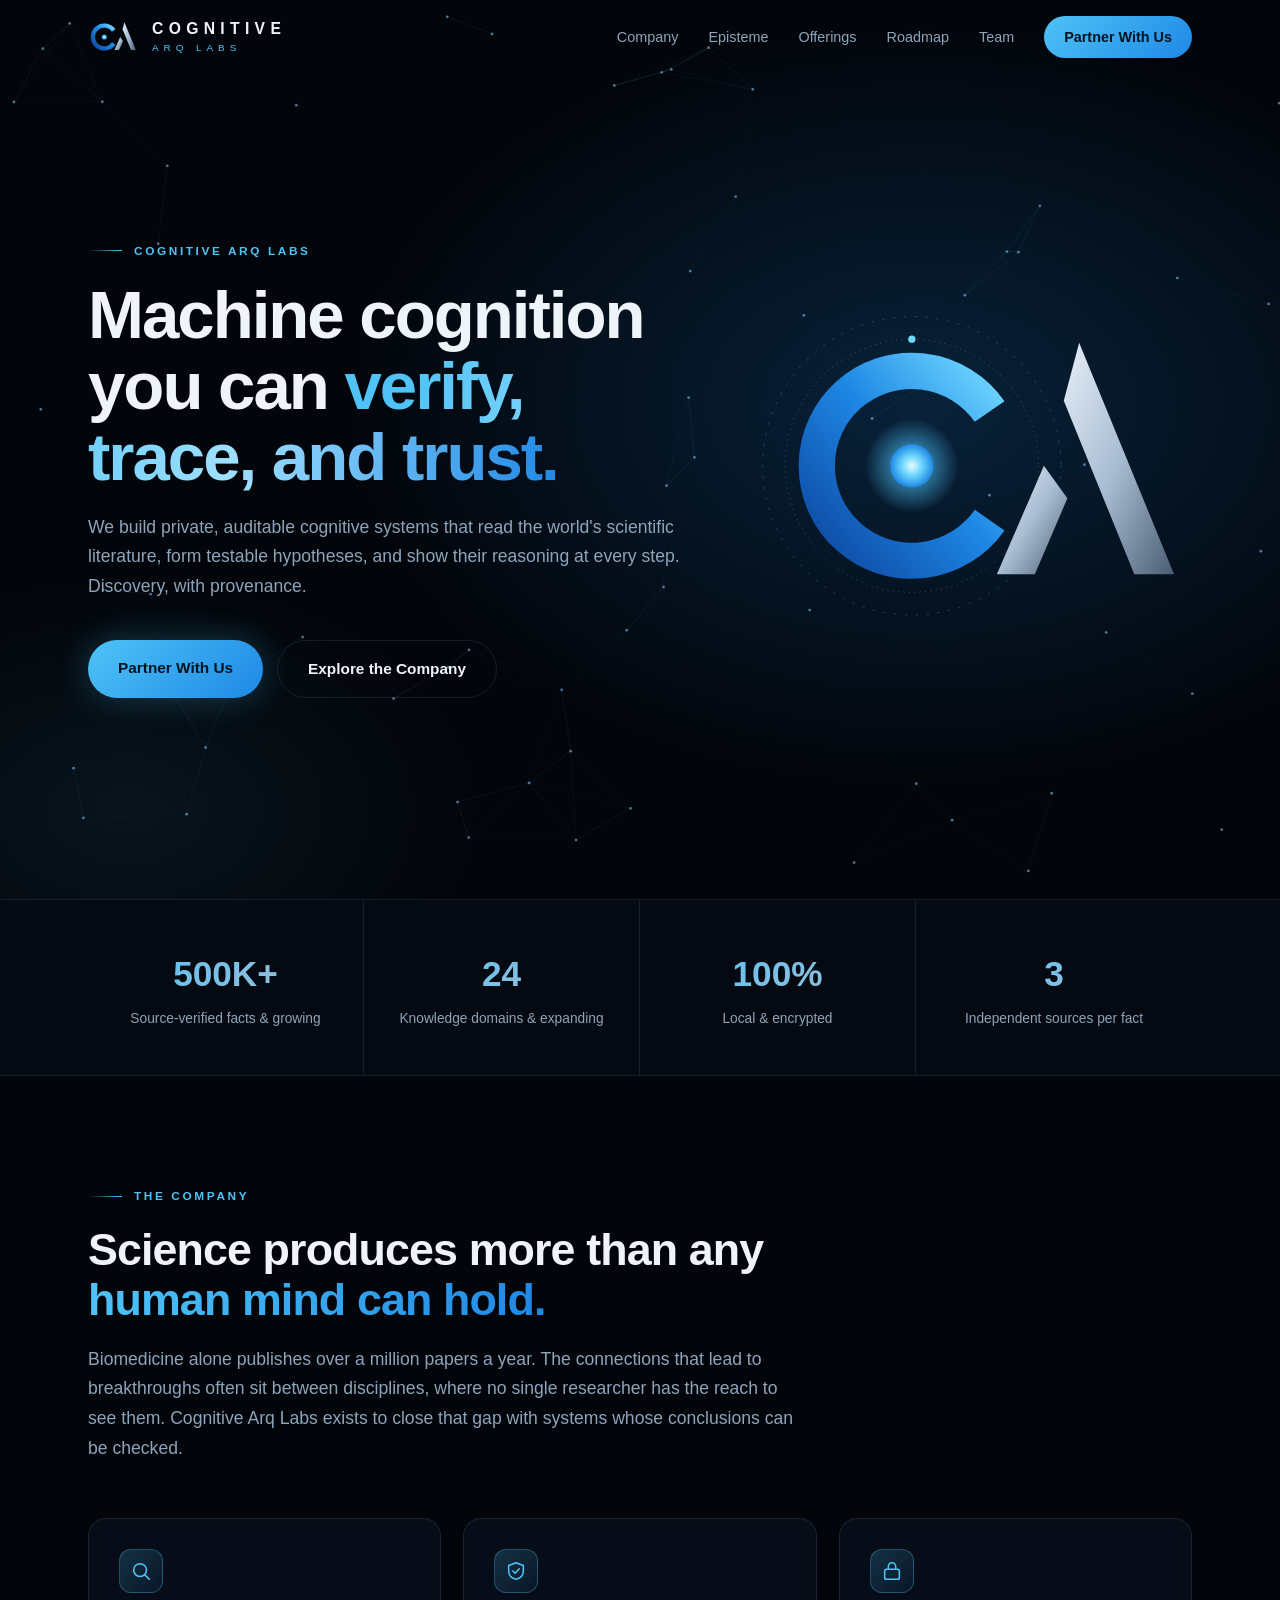
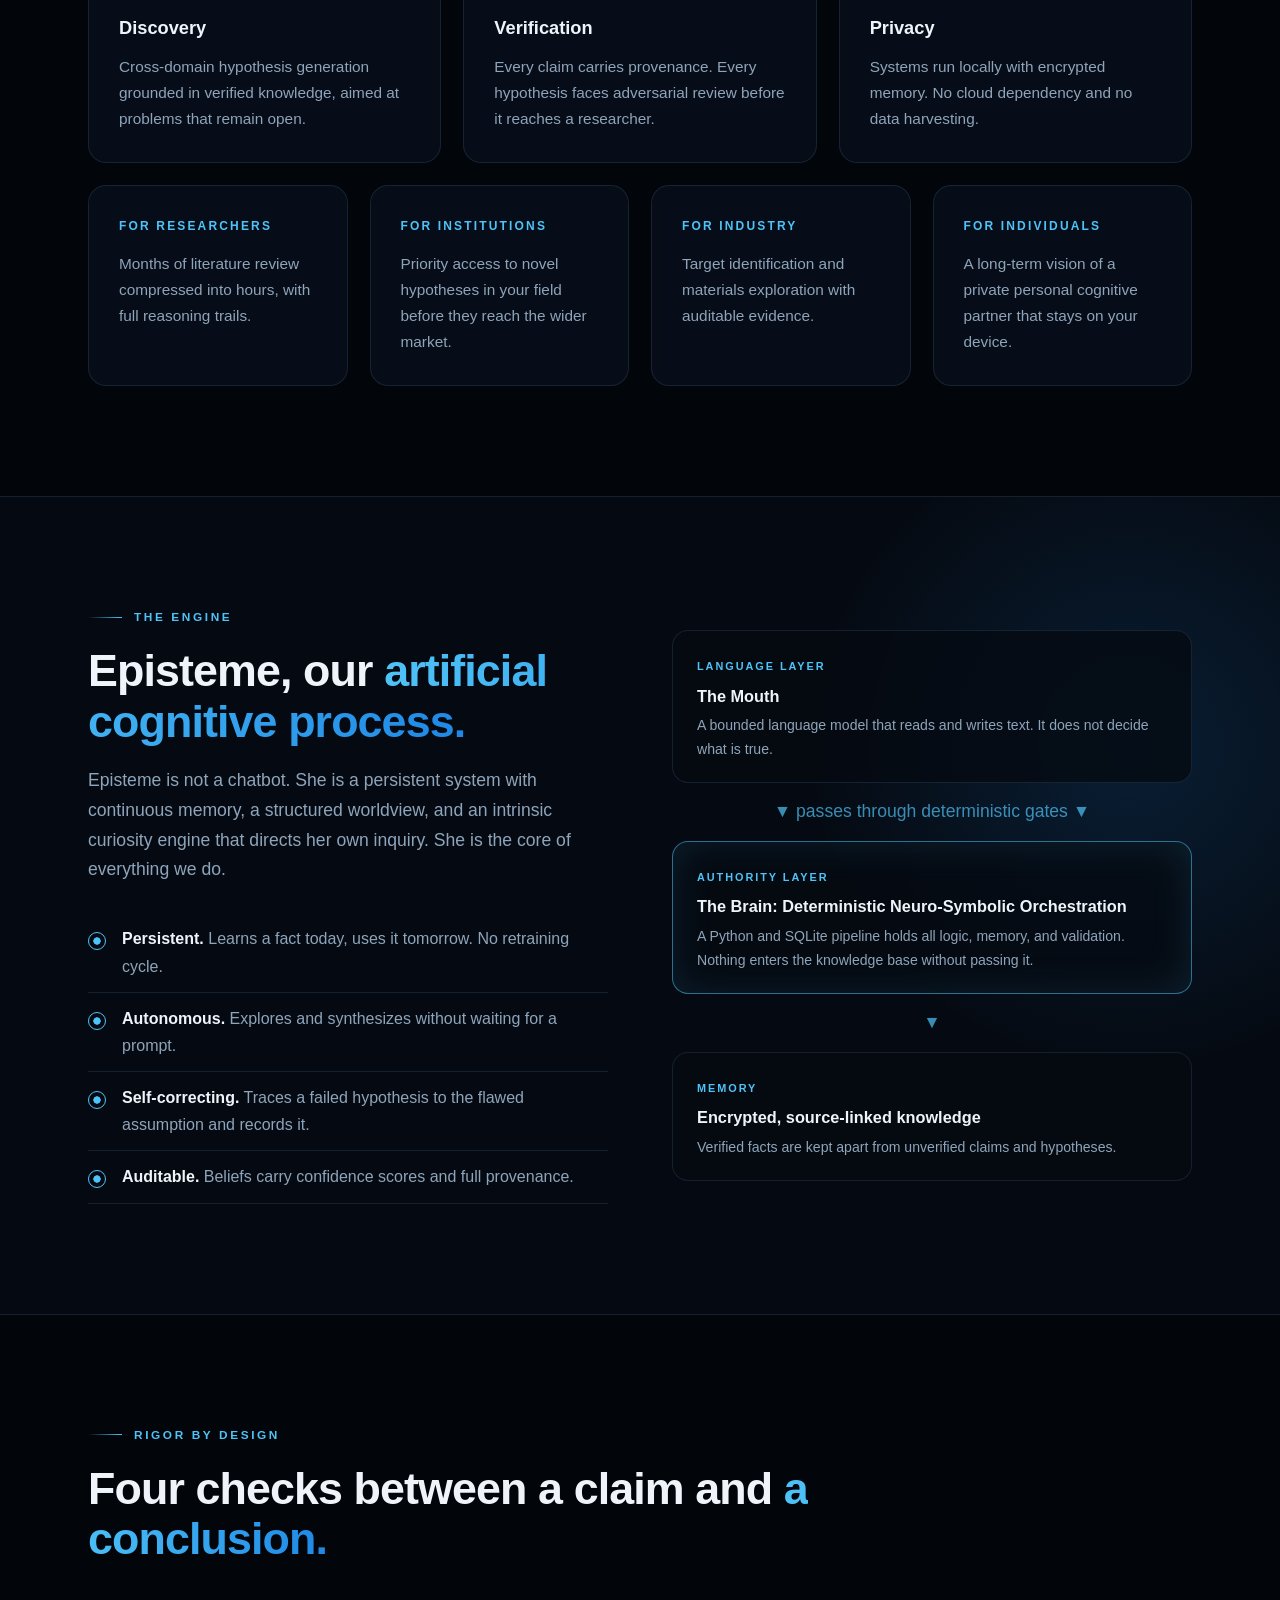
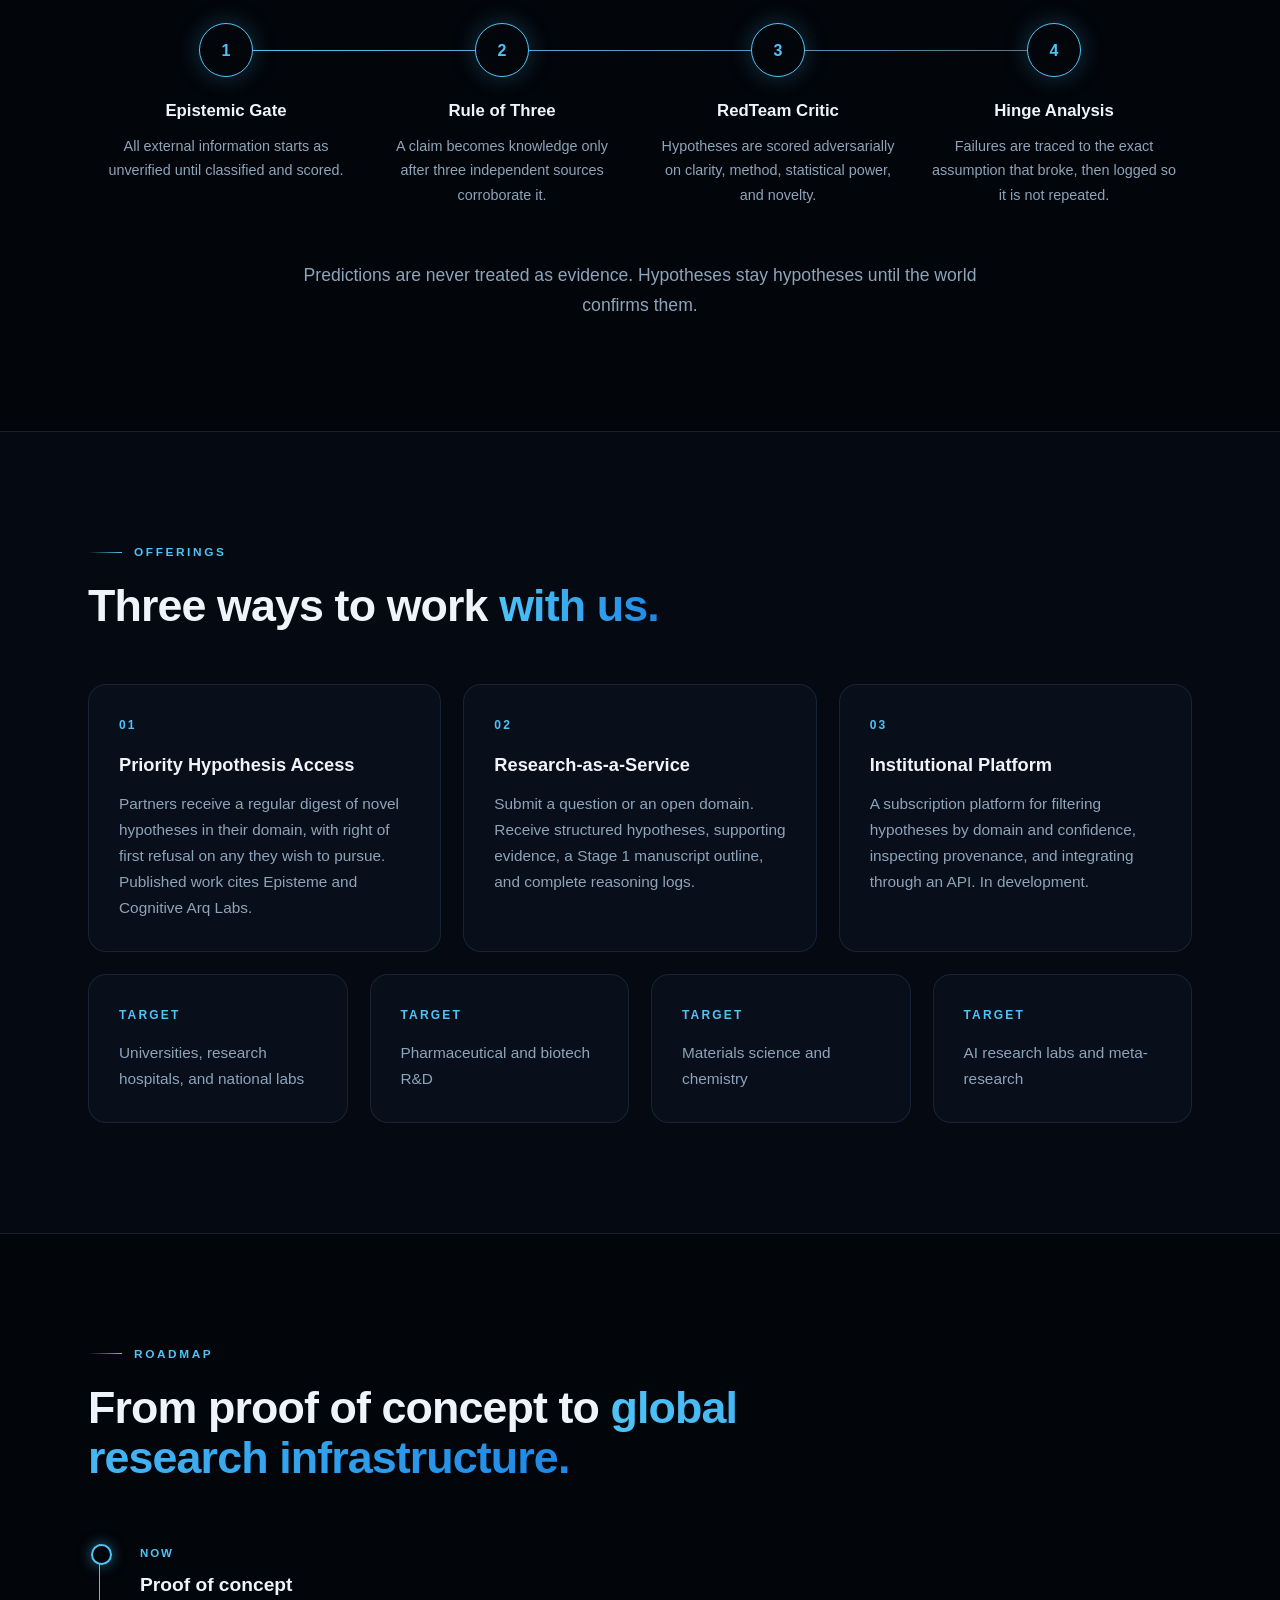
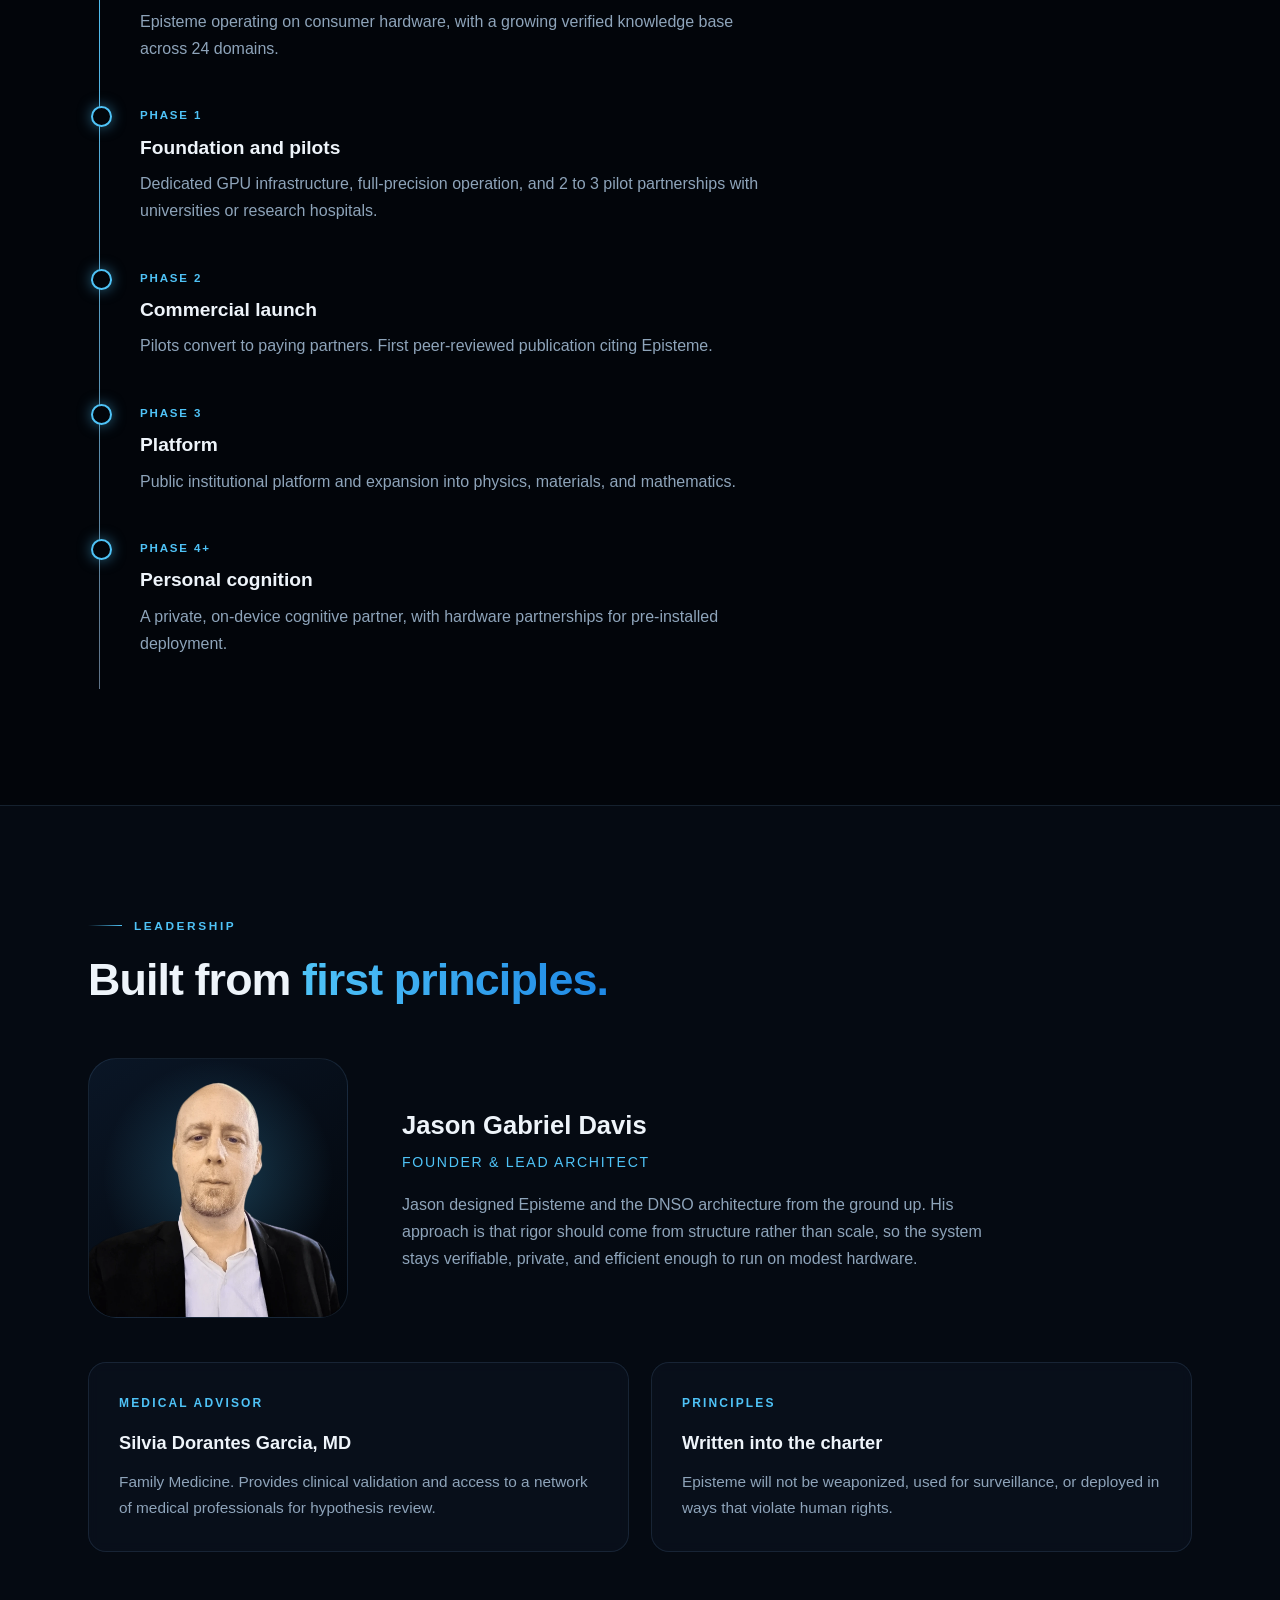
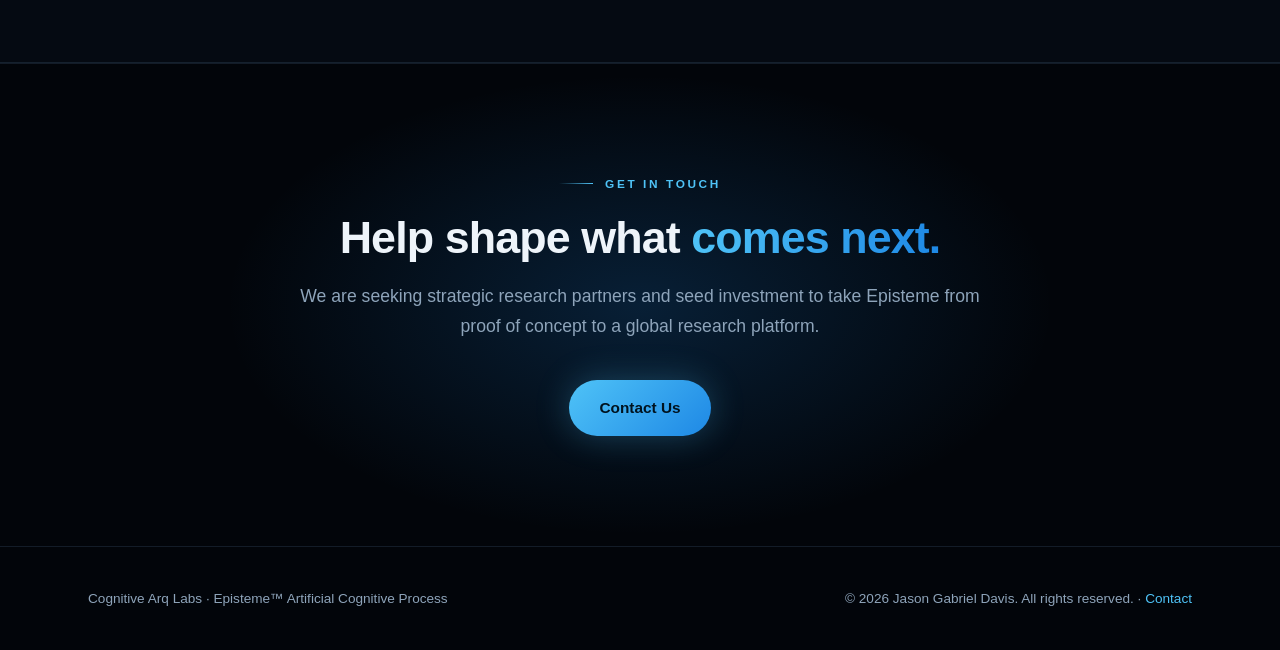
<file: index.html>
<!DOCTYPE html>
<html lang="en">
<head>
<meta charset="UTF-8">
<meta name="viewport" content="width=device-width, initial-scale=1.0">
<title>Cognitive Arq Labs | Verified Machine Cognition for Scientific Discovery</title>
<meta name="description" content="Cognitive Arq Labs builds verifiable, privacy-first cognitive systems that generate traceable scientific hypotheses. Home of Episteme.">
<link rel="icon" type="image/svg+xml" href="favicon.svg">
<style>
:root{
  --bg:#02050a; --bg2:#050a12; --card:rgba(10,18,30,.7); --line:rgba(120,170,220,.14);
  --text:#eef4fa; --muted:#8ea4ba; --blue:#4fc3f7; --blue2:#1e88e5; --deep:#0d47a1;
  --steel:#a9bdd3; --steel2:#5f7388; --max:1160px;
}
*{margin:0;padding:0;box-sizing:border-box}
html{scroll-behavior:smooth}
body{background:var(--bg);color:var(--text);font-family:Inter,-apple-system,BlinkMacSystemFont,"Segoe UI",Roboto,Helvetica,Arial,sans-serif;line-height:1.7;overflow-x:hidden}
.wrap{max-width:var(--max);margin:0 auto;padding:0 28px}
a{color:var(--blue)}
section{padding:110px 0;position:relative}
.kicker{display:flex;align-items:center;gap:12px;color:var(--blue);text-transform:uppercase;letter-spacing:.22em;font-size:.74rem;font-weight:600;margin-bottom:18px}
.kicker::before{content:"";width:34px;height:1px;background:linear-gradient(90deg,transparent,var(--blue))}
h2{font-size:clamp(1.9rem,3.6vw,2.8rem);line-height:1.12;font-weight:700;letter-spacing:-.02em;max-width:820px}
h2 .g{background:linear-gradient(90deg,var(--blue),var(--blue2));-webkit-background-clip:text;background-clip:text;color:transparent}
.lead{color:var(--muted);font-size:1.1rem;max-width:720px;margin-top:20px}
.grid{display:grid;gap:22px;margin-top:54px}
.g3{grid-template-columns:repeat(3,1fr)}.g2{grid-template-columns:repeat(2,1fr)}.g4{grid-template-columns:repeat(4,1fr)}
@media(max-width:960px){.g4{grid-template-columns:repeat(2,1fr)}}
@media(max-width:820px){.g3,.g2,.g4{grid-template-columns:1fr}section{padding:80px 0}}
.card{background:var(--card);border:1px solid var(--line);border-radius:18px;padding:30px;backdrop-filter:blur(6px);transition:.35s;position:relative;overflow:hidden}
.card::after{content:"";position:absolute;inset:0;background:radial-gradient(400px 160px at var(--mx,50%) -20%,rgba(79,195,247,.14),transparent 70%);opacity:0;transition:.35s;pointer-events:none}
.card:hover{border-color:rgba(79,195,247,.45);transform:translateY(-4px)}
.card:hover::after{opacity:1}
.card .ico{width:44px;height:44px;border-radius:12px;display:grid;place-items:center;background:linear-gradient(135deg,rgba(79,195,247,.2),rgba(30,136,229,.08));border:1px solid rgba(79,195,247,.3);margin-bottom:20px}
.card .ico svg{width:22px;height:22px;stroke:var(--blue);fill:none;stroke-width:1.7;stroke-linecap:round;stroke-linejoin:round}
.card h3{font-size:1.14rem;margin-bottom:10px}
.card p{color:var(--muted);font-size:.96rem}
.num{font-size:.75rem;color:var(--blue);letter-spacing:.18em;font-weight:600;margin-bottom:14px;display:block}

/* NAV */
nav{position:fixed;top:0;left:0;right:0;z-index:100;transition:.3s}
nav.scrolled{background:rgba(2,5,10,.82);backdrop-filter:blur(16px);border-bottom:1px solid var(--line)}
.nav-in{max-width:var(--max);margin:0 auto;padding:16px 28px;display:flex;align-items:center;justify-content:space-between}
.brand{display:flex;align-items:center;gap:14px;text-decoration:none;color:var(--text)}
.brand svg{width:50px;height:34px}
.brand .wm{display:flex;flex-direction:column;line-height:1}
.brand .wm b{font-size:.98rem;letter-spacing:.34em;font-weight:600}
.brand .wm i{font-style:normal;font-size:.62rem;letter-spacing:.5em;color:var(--blue);margin-top:6px}
.links{display:flex;align-items:center;gap:30px}
.links a{color:var(--muted);text-decoration:none;font-size:.9rem;transition:.2s}
.links a:hover{color:var(--text)}
.links .pill{color:#00131f;background:linear-gradient(135deg,var(--blue),var(--blue2));padding:9px 20px;border-radius:999px;font-weight:600}
.links .pill:hover{color:#00131f;filter:brightness(1.12)}
@media(max-width:860px){.links a:not(.pill){display:none}}

/* HERO */
.hero{min-height:100vh;display:flex;align-items:center;padding:130px 0 90px;overflow:hidden;border-bottom:1px solid var(--line)}
#net{position:absolute;inset:0;width:100%;height:100%;opacity:.75}
.hero::before{content:"";position:absolute;inset:0;background:radial-gradient(900px 600px at 72% 45%,rgba(30,136,229,.22),transparent 65%),radial-gradient(600px 400px at 10% 90%,rgba(79,195,247,.08),transparent 60%);pointer-events:none}
.hero-grid{display:grid;grid-template-columns:1.15fr .85fr;gap:40px;align-items:center;position:relative;z-index:2}
@media(max-width:940px){.hero-grid{grid-template-columns:1fr;text-align:center}.hero-art{order:-1;max-width:340px;margin:0 auto}.hero .cta{justify-content:center}.hero .lead{margin-left:auto;margin-right:auto}.hero .kicker{justify-content:center}}
.hero h1{font-size:clamp(2.3rem,5.4vw,4.2rem);line-height:1.06;letter-spacing:-.03em;font-weight:700}
.hero h1 .g{background:linear-gradient(95deg,var(--blue) 10%,#9fe0ff 50%,var(--blue2));-webkit-background-clip:text;background-clip:text;color:transparent}
.cta{display:flex;gap:14px;margin-top:38px;flex-wrap:wrap}
.btn{display:inline-block;padding:15px 30px;border-radius:999px;text-decoration:none;font-weight:600;font-size:.96rem;transition:.25s}
.btn-p{background:linear-gradient(135deg,var(--blue),var(--blue2));color:#00131f;box-shadow:0 0 34px rgba(79,195,247,.28)}
.btn-p:hover{transform:translateY(-2px);box-shadow:0 0 50px rgba(79,195,247,.45)}
.btn-g{border:1px solid var(--line);color:var(--text)}
.btn-g:hover{border-color:var(--blue);color:var(--blue)}
.hero-art svg{width:100%;height:auto;overflow:visible}

/* LOGO ANIMATION */
.orb-core{animation:pulse 3.2s ease-in-out infinite;transform-origin:center;transform-box:fill-box}
.orb-halo{animation:halo 3.2s ease-in-out infinite;transform-origin:center;transform-box:fill-box}
.ring{transform-origin:150px 150px;animation:spin 26s linear infinite}
.ring2{transform-origin:150px 150px;animation:spin 40s linear infinite reverse}
.sat{transform-origin:150px 150px;animation:spin 9s linear infinite}
.float{animation:float 7s ease-in-out infinite}
@keyframes spin{to{transform:rotate(360deg)}}
@keyframes pulse{0%,100%{transform:scale(1)}50%{transform:scale(1.14)}}
@keyframes halo{0%,100%{transform:scale(1);opacity:.55}50%{transform:scale(1.5);opacity:.9}}
@keyframes float{0%,100%{transform:translateY(0)}50%{transform:translateY(-10px)}}

/* STATS */
.stats{padding:0;border-bottom:1px solid var(--line);background:var(--bg2)}
.stats .wrap{display:grid;grid-template-columns:repeat(4,1fr)}
.stat{padding:44px 24px;border-right:1px solid var(--line);text-align:center}
.stat:last-child{border-right:0}
.stat b{display:block;font-size:2.2rem;font-weight:700;background:linear-gradient(135deg,var(--blue),var(--steel));-webkit-background-clip:text;background-clip:text;color:transparent}
.stat span{color:var(--muted);font-size:.86rem}
@media(max-width:760px){.stats .wrap{grid-template-columns:repeat(2,1fr)}.stat:nth-child(2){border-right:0}.stat:nth-child(-n+2){border-bottom:1px solid var(--line)}}

/* EPISTEME */
.ep{background:var(--bg2);border-top:1px solid var(--line);border-bottom:1px solid var(--line);overflow:hidden}
.ep::before{content:"";position:absolute;right:-200px;top:-100px;width:700px;height:700px;background:radial-gradient(circle,rgba(30,136,229,.16),transparent 65%)}
.split{display:grid;grid-template-columns:1fr 1fr;gap:64px;align-items:center;position:relative}
@media(max-width:900px){.split{grid-template-columns:1fr;gap:40px}}
.checks{list-style:none;margin-top:28px}
.checks li{padding:12px 0 12px 34px;position:relative;color:var(--muted);border-bottom:1px solid var(--line)}
.checks li b{color:var(--text)}
.checks li::before{content:"";position:absolute;left:0;top:19px;width:16px;height:16px;border-radius:50%;border:1.5px solid var(--blue);background:radial-gradient(circle,var(--blue) 30%,transparent 35%)}
.arch{display:flex;flex-direction:column;gap:14px}
.layer{border:1px solid var(--line);border-radius:16px;padding:20px 24px;background:rgba(5,10,18,.8);position:relative}
.layer small{color:var(--blue);letter-spacing:.18em;text-transform:uppercase;font-size:.68rem;font-weight:600}
.layer h4{font-size:1.02rem;margin:4px 0}
.layer p{color:var(--muted);font-size:.88rem}
.layer.core{border-color:rgba(79,195,247,.55);box-shadow:0 0 40px rgba(79,195,247,.12) inset}
.arrow{align-self:center;color:var(--blue);font-size:1.1rem;opacity:.7}

/* PIPELINE */
.steps{display:grid;grid-template-columns:repeat(4,1fr);gap:0;margin-top:60px;position:relative}
.steps::before{content:"";position:absolute;left:12.5%;right:12.5%;top:27px;height:1px;background:linear-gradient(90deg,var(--blue),var(--steel2))}
.step{text-align:center;padding:0 16px;position:relative}
.dot{width:54px;height:54px;border-radius:50%;margin:0 auto 20px;display:grid;place-items:center;background:var(--bg);border:1px solid var(--blue);color:var(--blue);font-weight:700;box-shadow:0 0 24px rgba(79,195,247,.25)}
.step h3{font-size:1.05rem;margin-bottom:8px}
.step p{color:var(--muted);font-size:.9rem}
@media(max-width:820px){.steps{grid-template-columns:1fr;gap:34px}.steps::before{display:none}}

/* ROADMAP */
.road{margin-top:56px;position:relative}
.road::before{content:"";position:absolute;left:11px;top:6px;bottom:6px;width:1px;background:linear-gradient(var(--blue),var(--steel2))}
.rm{position:relative;padding:0 0 38px 52px}
.rm::before{content:"";position:absolute;left:3px;top:6px;width:17px;height:17px;border-radius:50%;background:var(--bg);border:2px solid var(--blue);box-shadow:0 0 14px rgba(79,195,247,.5)}
.rm small{color:var(--blue);letter-spacing:.16em;font-size:.72rem;font-weight:600;text-transform:uppercase}
.rm h3{font-size:1.2rem;margin:4px 0 6px}
.rm p{color:var(--muted);max-width:640px}

/* FOUNDER */
.founder{display:grid;grid-template-columns:260px 1fr;gap:54px;align-items:center;margin-top:54px}
@media(max-width:760px){.founder{grid-template-columns:1fr;text-align:center}}
.avatar{aspect-ratio:1;border-radius:28px;border:1px solid var(--line);background:linear-gradient(145deg,#0a1626,#02050a);display:grid;place-items:center;position:relative;overflow:hidden}
.avatar::before{content:"";position:absolute;inset:0;background:radial-gradient(circle at 50% 45%,rgba(79,195,247,.25),transparent 60%)}
.avatar picture,.avatar img{display:block;width:100%;height:100%;position:relative}
.avatar img{object-fit:cover;object-position:center bottom}
.founder h3{font-size:1.6rem}
.founder .role{color:var(--blue);font-size:.88rem;letter-spacing:.12em;text-transform:uppercase;margin:4px 0 16px}
.founder p{color:var(--muted);max-width:620px}

/* CONTACT */
.contact{text-align:center;overflow:hidden;border-top:1px solid var(--line)}
.contact::before{content:"";position:absolute;left:50%;top:50%;width:900px;height:500px;transform:translate(-50%,-50%);background:radial-gradient(ellipse,rgba(30,136,229,.2),transparent 65%)}
.contact .wrap{position:relative}
.contact .kicker{justify-content:center}
.contact h2,.contact .lead{margin-left:auto;margin-right:auto}
footer{padding:40px 0;border-top:1px solid var(--line);color:var(--muted);font-size:.85rem}
.foot{display:flex;justify-content:space-between;flex-wrap:wrap;gap:12px;align-items:center}
.reveal{opacity:0;transform:translateY(26px);transition:opacity .8s ease,transform .8s ease}
.reveal.in{opacity:1;transform:none}
@media(prefers-reduced-motion:reduce){*{animation:none!important;transition:none!important}.reveal{opacity:1;transform:none}}
</style>
</head>
<body>

<!-- Shared logo gradients -->
<svg width="0" height="0" style="position:absolute" aria-hidden="true">
  <defs>
    <linearGradient id="gC" x1="0" y1="1" x2="1" y2="0"><stop offset="0" stop-color="#0d47a1"/><stop offset=".55" stop-color="#1e88e5"/><stop offset="1" stop-color="#6fd6ff"/></linearGradient>
    <linearGradient id="gA" x1="0" y1="0" x2="1" y2="1"><stop offset="0" stop-color="#e6eef7"/><stop offset=".5" stop-color="#a9bdd3"/><stop offset="1" stop-color="#4a5d72"/></linearGradient>
    <radialGradient id="gO"><stop offset="0" stop-color="#e8fbff"/><stop offset=".45" stop-color="#6fd6ff"/><stop offset="1" stop-color="#1e88e5"/></radialGradient>
    <radialGradient id="gH"><stop offset="0" stop-color="#4fc3f7" stop-opacity=".9"/><stop offset="1" stop-color="#4fc3f7" stop-opacity="0"/></radialGradient>
  </defs>
</svg>

<nav id="nav">
  <div class="nav-in">
    <a class="brand" href="#top" aria-label="Cognitive Arq Labs">
      <svg viewBox="0 0 460 300" aria-hidden="true">
        <path d="M236 90 A105 105 0 1 0 236 210" fill="none" stroke="url(#gC)" stroke-width="40"/>
        <path d="M335 14 L440 270 L396 270 L318 78 Z" fill="url(#gA)"/>
        <path d="M296 150 L322 186 L286 270 L244 270 Z" fill="url(#gA)"/>
        <circle cx="150" cy="150" r="24" fill="url(#gO)"/>
      </svg>
      <span class="wm"><b>COGNITIVE</b><i>ARQ LABS</i></span>
    </a>
    <div class="links">
      <a href="#company">Company</a>
      <a href="#episteme">Episteme</a>
      <a href="#offer">Offerings</a>
      <a href="#roadmap">Roadmap</a>
      <a href="#team">Team</a>
      <a class="pill" href="#contact">Partner With Us</a>
    </div>
  </div>
</nav>

<header class="hero" id="top">
  <canvas id="net"></canvas>
  <div class="wrap hero-grid">
    <div>
      <div class="kicker">Cognitive Arq Labs</div>
      <h1>Machine cognition you can <span class="g">verify, trace, and trust.</span></h1>
      <p class="lead">We build private, auditable cognitive systems that read the world's scientific literature, form testable hypotheses, and show their reasoning at every step. Discovery, with provenance.</p>
      <div class="cta">
        <a class="btn btn-p" href="#contact">Partner With Us</a>
        <a class="btn btn-g" href="#company">Explore the Company</a>
      </div>
    </div>

    <!-- Animated hero mark -->
    <div class="hero-art float">
      <svg viewBox="-40 -30 500 360" role="img" aria-label="Cognitive Arq Labs mark">
        <g class="ring2" opacity=".35"><circle cx="150" cy="150" r="165" fill="none" stroke="#4fc3f7" stroke-width=".8" stroke-dasharray="3 9"/></g>
        <g class="ring" opacity=".5"><circle cx="150" cy="150" r="140" fill="none" stroke="#a9bdd3" stroke-width=".8" stroke-dasharray="1 5"/></g>
        <g class="sat"><circle cx="150" cy="10" r="4" fill="#6fd6ff"/></g>
        <circle class="orb-halo" cx="150" cy="150" r="52" fill="url(#gH)"/>
        <path d="M236 90 A105 105 0 1 0 236 210" fill="none" stroke="url(#gC)" stroke-width="40"/>
        <path d="M335 14 L440 270 L396 270 L318 78 Z" fill="url(#gA)"/>
        <path d="M296 150 L322 186 L286 270 L244 270 Z" fill="url(#gA)"/>
        <circle class="orb-core" cx="150" cy="150" r="24" fill="url(#gO)"/>
      </svg>
    </div>
  </div>
</header>

<div class="stats">
  <div class="wrap">
    <div class="stat"><b>500K+</b><span>Source-verified facts & growing</span></div>
    <div class="stat"><b>24</b><span>Knowledge domains & expanding</span></div>
    <div class="stat"><b>100%</b><span>Local &amp; encrypted</span></div>
    <div class="stat"><b>3</b><span>Independent sources per fact</span></div>
  </div>
</div>

<section id="company">
  <div class="wrap">
    <div class="kicker reveal">The Company</div>
    <h2 class="reveal">Science produces more than any <span class="g">human mind can hold.</span></h2>
    <p class="lead reveal">Biomedicine alone publishes over a million papers a year. The connections that lead to breakthroughs often sit between disciplines, where no single researcher has the reach to see them. Cognitive Arq Labs exists to close that gap with systems whose conclusions can be checked.</p>

    <div class="grid g3">
      <div class="card reveal">
        <div class="ico"><svg viewBox="0 0 24 24"><circle cx="11" cy="11" r="7"/><path d="M21 21l-4.5-4.5"/></svg></div>
        <h3>Discovery</h3>
        <p>Cross-domain hypothesis generation grounded in verified knowledge, aimed at problems that remain open.</p>
      </div>
      <div class="card reveal">
        <div class="ico"><svg viewBox="0 0 24 24"><path d="M12 3l8 3v6c0 5-3.5 8-8 9-4.5-1-8-4-8-9V6z"/><path d="M8.5 12l2.5 2.5 4.5-5"/></svg></div>
        <h3>Verification</h3>
        <p>Every claim carries provenance. Every hypothesis faces adversarial review before it reaches a researcher.</p>
      </div>
      <div class="card reveal">
        <div class="ico"><svg viewBox="0 0 24 24"><rect x="4" y="10" width="16" height="11" rx="2"/><path d="M8 10V7a4 4 0 018 0v3"/></svg></div>
        <h3>Privacy</h3>
        <p>Systems run locally with encrypted memory. No cloud dependency and no data harvesting.</p>
      </div>
    </div>

    <div class="grid g4" style="margin-top:22px">
      <div class="card reveal"><span class="num">FOR RESEARCHERS</span><p>Months of literature review compressed into hours, with full reasoning trails.</p></div>
      <div class="card reveal"><span class="num">FOR INSTITUTIONS</span><p>Priority access to novel hypotheses in your field before they reach the wider market.</p></div>
      <div class="card reveal"><span class="num">FOR INDUSTRY</span><p>Target identification and materials exploration with auditable evidence.</p></div>
      <div class="card reveal"><span class="num">FOR INDIVIDUALS</span><p>A long-term vision of a private personal cognitive partner that stays on your device.</p></div>
    </div>
  </div>
</section>

<section class="ep" id="episteme">
  <div class="wrap split">
    <div>
      <div class="kicker reveal">The Engine</div>
      <h2 class="reveal">Episteme, our <span class="g">artificial cognitive process.</span></h2>
      <p class="lead reveal">Episteme is not a chatbot. She is a persistent system with continuous memory, a structured worldview, and an intrinsic curiosity engine that directs her own inquiry. She is the core of everything we do.</p>
      <ul class="checks reveal">
        <li><b>Persistent.</b> Learns a fact today, uses it tomorrow. No retraining cycle.</li>
        <li><b>Autonomous.</b> Explores and synthesizes without waiting for a prompt.</li>
        <li><b>Self-correcting.</b> Traces a failed hypothesis to the flawed assumption and records it.</li>
        <li><b>Auditable.</b> Beliefs carry confidence scores and full provenance.</li>
      </ul>
    </div>
    <div class="arch reveal">
      <div class="layer"><small>Language layer</small><h4>The Mouth</h4><p>A bounded language model that reads and writes text. It does not decide what is true.</p></div>
      <div class="arrow">&#9660; passes through deterministic gates &#9660;</div>
      <div class="layer core"><small>Authority layer</small><h4>The Brain: Deterministic Neuro-Symbolic Orchestration</h4><p>A Python and SQLite pipeline holds all logic, memory, and validation. Nothing enters the knowledge base without passing it.</p></div>
      <div class="arrow">&#9660;</div>
      <div class="layer"><small>Memory</small><h4>Encrypted, source-linked knowledge</h4><p>Verified facts are kept apart from unverified claims and hypotheses.</p></div>
    </div>
  </div>
</section>

<section id="how">
  <div class="wrap">
    <div class="kicker reveal">Rigor by Design</div>
    <h2 class="reveal">Four checks between a claim and <span class="g">a conclusion.</span></h2>
    <div class="steps">
      <div class="step reveal"><div class="dot">1</div><h3>Epistemic Gate</h3><p>All external information starts as unverified until classified and scored.</p></div>
      <div class="step reveal"><div class="dot">2</div><h3>Rule of Three</h3><p>A claim becomes knowledge only after three independent sources corroborate it.</p></div>
      <div class="step reveal"><div class="dot">3</div><h3>RedTeam Critic</h3><p>Hypotheses are scored adversarially on clarity, method, statistical power, and novelty.</p></div>
      <div class="step reveal"><div class="dot">4</div><h3>Hinge Analysis</h3><p>Failures are traced to the exact assumption that broke, then logged so it is not repeated.</p></div>
    </div>
    <p class="lead reveal" style="margin:54px auto 0;text-align:center">Predictions are never treated as evidence. Hypotheses stay hypotheses until the world confirms them.</p>
  </div>
</section>

<section id="offer" style="background:var(--bg2);border-top:1px solid var(--line);border-bottom:1px solid var(--line)">
  <div class="wrap">
    <div class="kicker reveal">Offerings</div>
    <h2 class="reveal">Three ways to work <span class="g">with us.</span></h2>
    <div class="grid g3">
      <div class="card reveal">
        <span class="num">01</span>
        <h3>Priority Hypothesis Access</h3>
        <p>Partners receive a regular digest of novel hypotheses in their domain, with right of first refusal on any they wish to pursue. Published work cites Episteme and Cognitive Arq Labs.</p>
      </div>
      <div class="card reveal">
        <span class="num">02</span>
        <h3>Research-as-a-Service</h3>
        <p>Submit a question or an open domain. Receive structured hypotheses, supporting evidence, a Stage 1 manuscript outline, and complete reasoning logs.</p>
      </div>
      <div class="card reveal">
        <span class="num">03</span>
        <h3>Institutional Platform</h3>
        <p>A subscription platform for filtering hypotheses by domain and confidence, inspecting provenance, and integrating through an API. In development.</p>
      </div>
    </div>
    <div class="grid g4" style="margin-top:22px">
      <div class="card reveal"><span class="num">TARGET</span><p>Universities, research hospitals, and national labs</p></div>
      <div class="card reveal"><span class="num">TARGET</span><p>Pharmaceutical and biotech R&amp;D</p></div>
      <div class="card reveal"><span class="num">TARGET</span><p>Materials science and chemistry</p></div>
      <div class="card reveal"><span class="num">TARGET</span><p>AI research labs and meta-research</p></div>
    </div>
  </div>
</section>

<section id="roadmap">
  <div class="wrap">
    <div class="kicker reveal">Roadmap</div>
    <h2 class="reveal">From proof of concept to <span class="g">global research infrastructure.</span></h2>
    <div class="road">
      <div class="rm reveal"><small>Now</small><h3>Proof of concept</h3><p>Episteme operating on consumer hardware, with a growing verified knowledge base across 24 domains.</p></div>
      <div class="rm reveal"><small>Phase 1</small><h3>Foundation and pilots</h3><p>Dedicated GPU infrastructure, full-precision operation, and 2 to 3 pilot partnerships with universities or research hospitals.</p></div>
      <div class="rm reveal"><small>Phase 2</small><h3>Commercial launch</h3><p>Pilots convert to paying partners. First peer-reviewed publication citing Episteme.</p></div>
      <div class="rm reveal"><small>Phase 3</small><h3>Platform</h3><p>Public institutional platform and expansion into physics, materials, and mathematics.</p></div>
      <div class="rm reveal"><small>Phase 4+</small><h3>Personal cognition</h3><p>A private, on-device cognitive partner, with hardware partnerships for pre-installed deployment.</p></div>
    </div>
  </div>
</section>

<section id="team" style="background:var(--bg2);border-top:1px solid var(--line);border-bottom:1px solid var(--line)">
  <div class="wrap">
    <div class="kicker reveal">Leadership</div>
    <h2 class="reveal">Built from <span class="g">first principles.</span></h2>
    <div class="founder reveal">
      <div class="avatar">
        <picture>
          <source srcset="jason-davis.webp" type="image/webp">
          <img src="jason-davis.png" alt="Jason Gabriel Davis, Founder and Lead Architect" width="520" height="520" loading="lazy">
        </picture>
      </div>
      <div>
        <h3>Jason Gabriel Davis</h3>
        <div class="role">Founder &amp; Lead Architect</div>
        <p>Jason designed Episteme and the DNSO architecture from the ground up. His approach is that rigor should come from structure rather than scale, so the system stays verifiable, private, and efficient enough to run on modest hardware.</p>
      </div>
    </div>
    <div class="grid g2" style="margin-top:44px">
      <div class="card reveal"><span class="num">MEDICAL ADVISOR</span><h3>Silvia Dorantes Garcia, MD</h3><p>Family Medicine. Provides clinical validation and access to a network of medical professionals for hypothesis review.</p></div>
      <div class="card reveal"><span class="num">PRINCIPLES</span><h3>Written into the charter</h3><p>Episteme will not be weaponized, used for surveillance, or deployed in ways that violate human rights.</p></div>
    </div>
  </div>
</section>

<section class="contact" id="contact">
  <div class="wrap">
    <div class="kicker">Get in Touch</div>
    <h2>Help shape what <span class="g">comes next.</span></h2>
    <p class="lead">We are seeking strategic research partners and seed investment to take Episteme from proof of concept to a global research platform.</p>
    <div class="cta" style="justify-content:center">
      <a class="btn btn-p" id="contact-btn" href="#">Contact Us</a>
    </div>
  </div>
</section>

<footer>
  <div class="wrap foot">
    <span>Cognitive Arq Labs &middot; Episteme&trade; Artificial Cognitive Process</span>
    <span>&copy; 2026 Jason Gabriel Davis. All rights reserved. &middot; <a id="footer-contact" href="#" style="text-decoration:none">Contact</a></span>
  </div>
</footer>

<script>
(function(){
  // contact link, assembled to deter scrapers
  var link="mai"+"lto:"+"davis.jason.g"+"@"+"gmail.com";
  ["contact-btn","footer-contact"].forEach(function(id){var e=document.getElementById(id);if(e)e.href=link;});

  // nav background on scroll
  var nav=document.getElementById("nav");
  function sc(){nav.classList.toggle("scrolled",window.scrollY>30)}
  sc();window.addEventListener("scroll",sc,{passive:true});

  // reveal on scroll
  var io=new IntersectionObserver(function(es){es.forEach(function(e){if(e.isIntersecting){e.target.classList.add("in");io.unobserve(e.target)}})},{threshold:.12});
  document.querySelectorAll(".reveal").forEach(function(el){io.observe(el)});

  // card spotlight
  document.querySelectorAll(".card").forEach(function(c){
    c.addEventListener("mousemove",function(e){var r=c.getBoundingClientRect();c.style.setProperty("--mx",((e.clientX-r.left)/r.width*100)+"%")});
  });

  // neural network background
  var cv=document.getElementById("net"),ctx=cv.getContext("2d"),W,H,P=[],reduce=window.matchMedia("(prefers-reduced-motion: reduce)").matches;
  function size(){var d=window.devicePixelRatio||1;W=cv.clientWidth;H=cv.clientHeight;cv.width=W*d;cv.height=H*d;ctx.setTransform(d,0,0,d,0,0);
    var n=Math.min(70,Math.floor(W*H/18000));P=[];for(var i=0;i<n;i++)P.push({x:Math.random()*W,y:Math.random()*H,vx:(Math.random()-.5)*.25,vy:(Math.random()-.5)*.25});}
  function draw(){
    ctx.clearRect(0,0,W,H);
    for(var i=0;i<P.length;i++){var p=P[i];
      if(!reduce){p.x+=p.vx;p.y+=p.vy;if(p.x<0||p.x>W)p.vx*=-1;if(p.y<0||p.y>H)p.vy*=-1;}
      for(var j=i+1;j<P.length;j++){var q=P[j],dx=p.x-q.x,dy=p.y-q.y,d=Math.sqrt(dx*dx+dy*dy);
        if(d<140){ctx.strokeStyle="rgba(79,195,247,"+(0.18*(1-d/140))+")";ctx.lineWidth=1;ctx.beginPath();ctx.moveTo(p.x,p.y);ctx.lineTo(q.x,q.y);ctx.stroke();}}
      ctx.fillStyle="rgba(143,214,255,.7)";ctx.beginPath();ctx.arc(p.x,p.y,1.4,0,6.283);ctx.fill();}
    if(!reduce)requestAnimationFrame(draw);
  }
  size();draw();window.addEventListener("resize",function(){size();if(reduce)draw()});
})();
</script>
</body>
</html>
</file>
